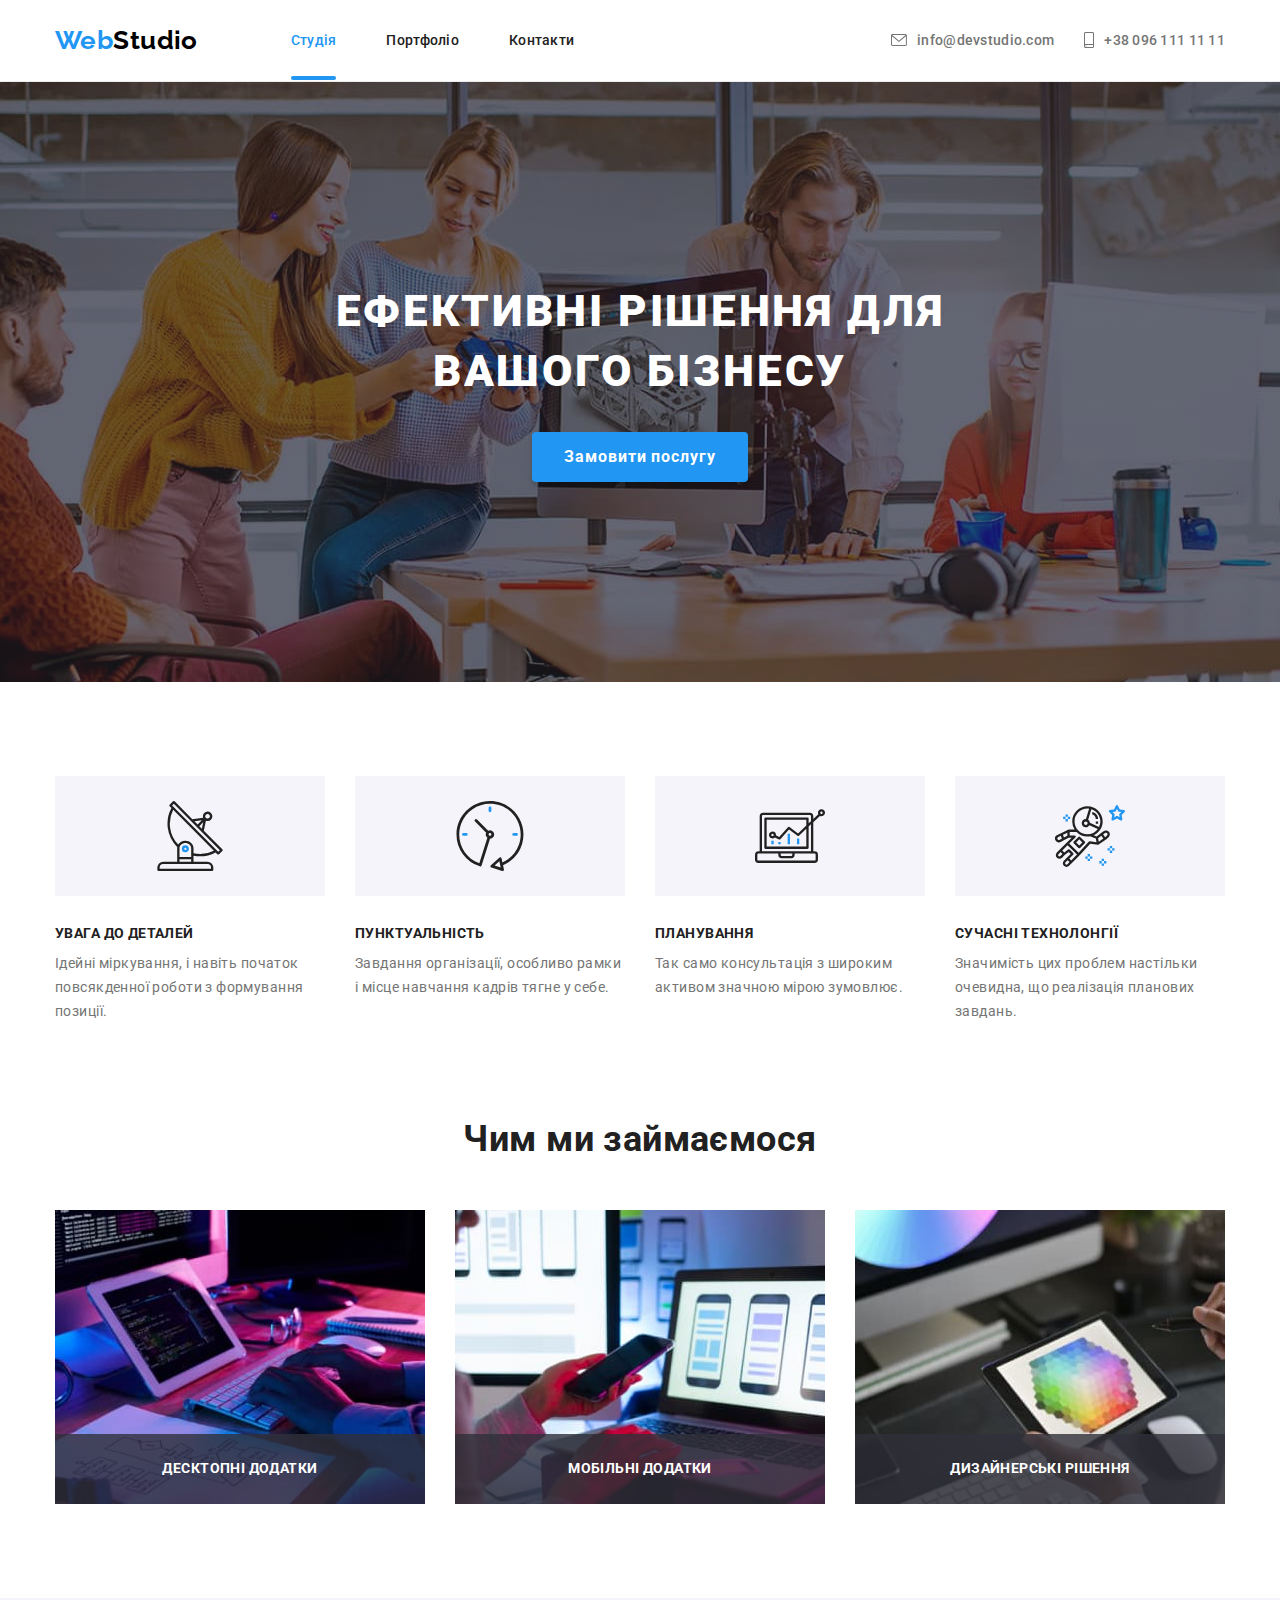
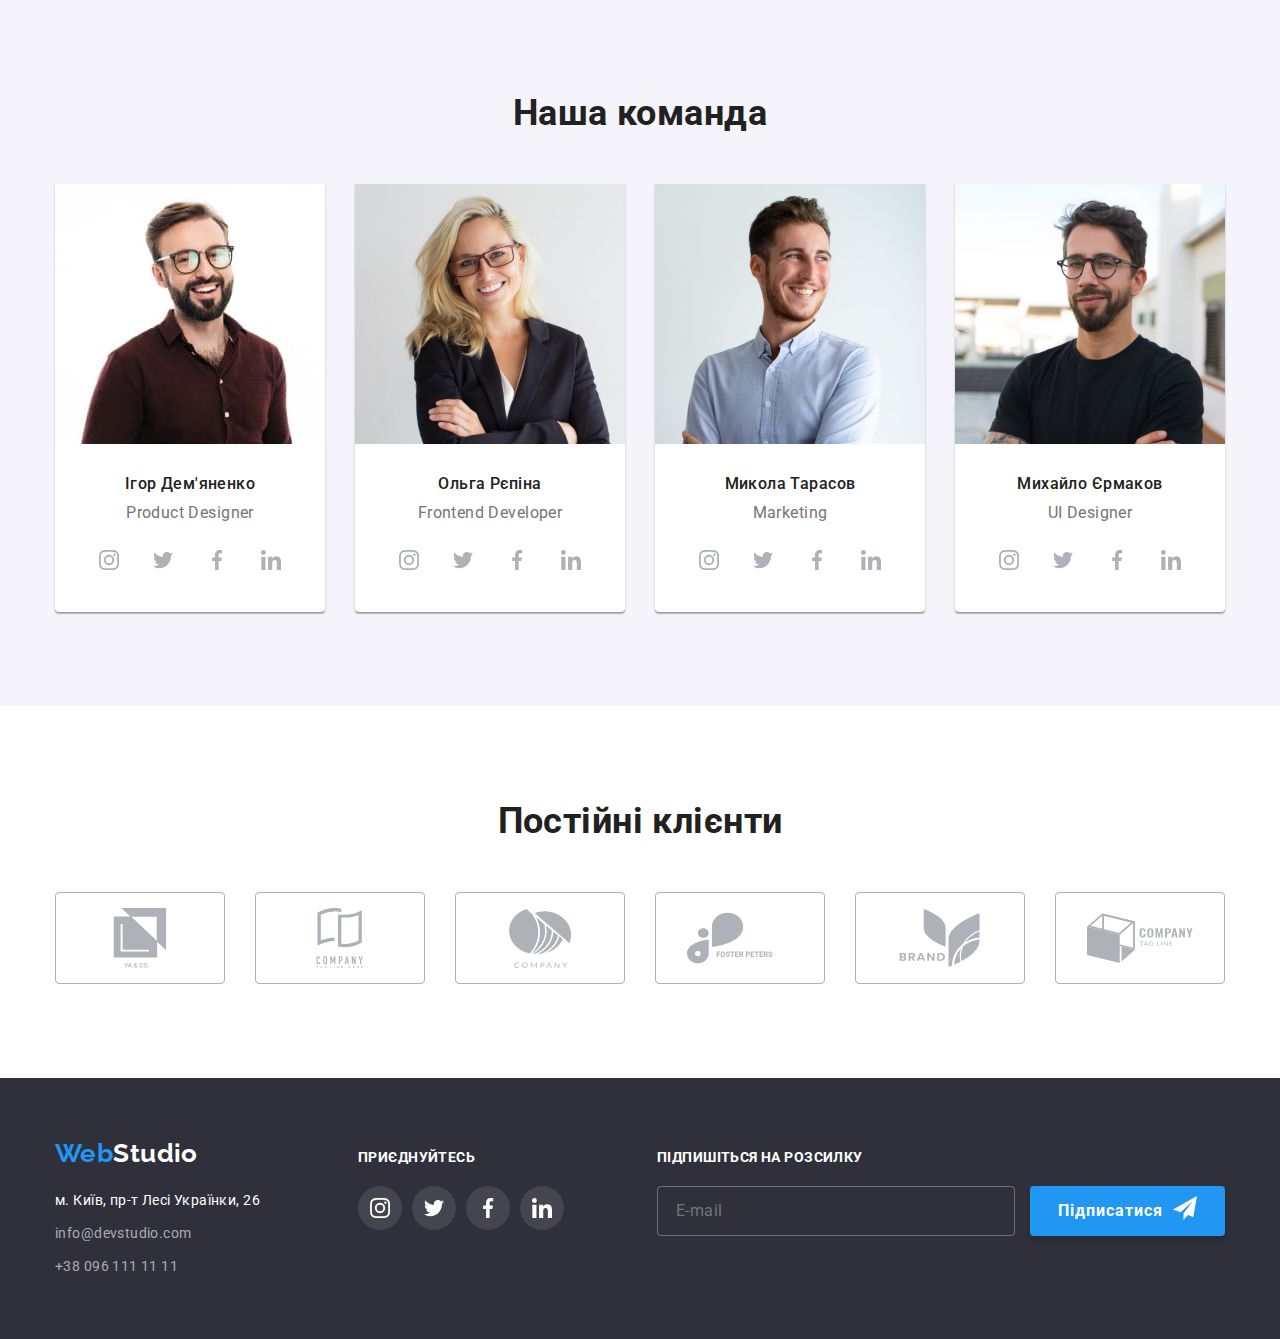
<file: index.html>
<!DOCTYPE html>
<html lang="uk">
  <head>
    <meta charset="UTF-8" />
    <meta http-equiv="X-UA-Compatible" content="IE=edge" />
    <meta name="viewport" content="width=device-width, initial-scale=1.0" />
    <title>Студія</title>
    <link rel="preconnect" href="https://fonts.googleapis.com" />
    <link rel="preconnect" href="https://fonts.gstatic.com" crossorigin />
    <link
      href="https://fonts.googleapis.com/css2?family=Raleway:wght@700&family=Roboto:wght@400;500;700;900&display=swap"
      rel="stylesheet"
    />
    <link
      rel="stylesheet"
      href="https://cdnjs.cloudflare.com/ajax/libs/modern-normalize/1.1.0/modern-normalize.min.css"
    />
    <link rel="stylesheet" href="./css/main.css" />
  </head>
  <body>
    <header class="header">
      <div class="container header__container">
        <nav class="nav">
          <a href="./index.html" class="logo link"
            ><span class="logo__part">Web</span>Studio</a
          >
          <ul class="nav__list list">
            <li class="nav__item list">
              <a href="index.html" class="nav__link nav__link--underlined link">Студія</a>
            </li>
            <li class="nav__item list">
              <a href="./portfolio.html" class="nav__link link ">Портфоліо</a>
            </li>
            <li class="nav__item list">
              <a href="#" class="nav__link link">Контакти</a>
            </li>
          </ul>
        </nav>
        <div class="contacts">
          <a href="mailto:info@devstudio.com" class="contact link"
            >
            <svg class="contact__icon" width="16" height="12">
                <use href="./img/symbol-defs.svg#envelope"></use>
              </svg>
              info@devstudio.com
           </a
          >
          <a href="tel:+380961111111" class="contact link"
            >
                  <svg class="contact__icon" width="10" height="16">
              <use href="./img/symbol-defs.svg#smartphone"></use>
            </svg>
            +38 096 111 11 11
          </a
        >
        </div>
      </div>
    </header>
    <main>
      <section class="hero">
        <h1 class="hero__title">Ефективні рішення для вашого бізнесу</h1>
        <button data-modal-open type="button" class="hero__btn">Замовити послугу</button>
     
      </section>
      <section class="section">
        <div class="container">
          <h2 class="visually-hidden">Наші переваги</h2>
          <ul class="benefits">
            <li class="list">
              <div class="benefits__thumb">
                <svg class="benefits__icon">
                  <use href="./img/symbol-defs.svg#antenna"></use>
                </svg>
              </div>
              <h3 class="benefits__title">Увага до деталей</h3>
              <p class="benefits__text">
                Ідейні міркування, і навіть початок повсякденної роботи з
                формування позиції.
              </p>
            </li>
            <li class="list">
              <div class="benefits__thumb">
                <svg class="benefits__icon">
                  <use href="./img/symbol-defs.svg#clock"></use>
                </svg>
              </div>
              <h3 class="benefits__title">Пунктуальність</h3>
              <p class="benefits__text">
                Завдання організації, особливо рамки і місце навчання кадрів
                тягне у себе.
              </p>
            </li>
            <li class="list">
              <div class="benefits__thumb">
                <svg class="benefits__icon">
                  <use href="./img/symbol-defs.svg#diagram"></use>
                </svg>
              </div>
              <h3 class="benefits__title">Планування</h3>
              <p class="benefits__text">
                Так само консультація з широким активом значною мірою зумовлює.
              </p>
            </li>
            <li class="list">
              <div class="benefits__thumb">
                <svg class="benefits__icon">
                  <use href="./img/symbol-defs.svg#astronaut"></use>
                </svg>
              </div>
              <h3 class="benefits__title">Сучасні технолонгії</h3>
              <p class="benefits__text">
                Значимість цих проблем настільки очевидна, що реалізація
                планових завдань.
              </p>
            </li>
          </ul>
        </div>
      </section>
      <section class="products section">
        <div class="container">
          <h2 class="section__title">Чим ми займаємося</h2>
          <ul class="products__list list">
            <li class="products__item list">
              <img src="img/box1.jpg" alt="Десктопна розробка" width="370" />
              <p class="products__text">
                Десктопні додатки
              </p>
            </li>
            <li class="products__item list">
              <img src="img/box2.jpg" alt="Мобільна розробка" width="370" />
              <p class="products__text">
                Мобільні додатки
              </p>
            </li>
            <li class="products__item list">
              <img src="img/box3.jpg" alt="Дизайн" width="370" />
              <p class="products__text">
                Дизайнерські рішення
              </p>
            </li>
          </ul>
        </div>
      </section>

      <section class="team section">
        <div class="container">
          <h2 class="section__title">Наша команда</h2>
          <ul class="team__list list">
            <li class="card list">
              <img src="img/img1.jpg" alt="Фото співробітника" width="270" />
              <div class="card__info">
                <h3 class="card__title">Ігор Дем'яненко</h3>
                <p class="card__text">Product Designer</p>
                <ul class="social">
                  <li class="list">
                    <a class="social__item" href="">
                      <svg class="social__icon">
                        <use href="./img/symbol-defs.svg#instagram"></use>
                      </svg>
                    </a>
                  </li>
                  <li class="list">
                    <a class="social__item" href="">
                      <svg class="social__icon">
                        <use href="./img/symbol-defs.svg#twitter"></use>
                      </svg>
                    </a>
                  </li>
                  <li class="list">
                    <a class="social__item" href="">
                      <svg class="social__icon">
                        <use href="./img/symbol-defs.svg#facebook"></use>
                      </svg>
                    </a>
                  </li>
                  <li class="list">
                    <a class="social__item" href="">
                      <svg class="social__icon">
                        <use href="./img/symbol-defs.svg#linkedin"></use>
                      </svg>
                    </a>
                  </li>
                </ul>
              </div>
             
            </li>
            <li class="card list">
              <img src="img/img2.jpg" alt="Фото співробітниці" width="270" />
              <div class="card__info">
                <h3 class="card__title">Ольга Рєпіна</h3>
                <p class="card__text">Frontend Developer</p>
                <ul class="social">
                  <li class="list">
                    <a class="social__item" href="">
                      <svg class="social__icon">
                        <use href="./img/symbol-defs.svg#instagram"></use>
                      </svg>
                    </a>
                  </li>
                  <li class="list">
                    <a class="social__item" href="">
                      <svg class="social__icon">
                        <use href="./img/symbol-defs.svg#twitter"></use>
                      </svg>
                    </a>
                  </li>
                  <li class="list">
                    <a class="social__item" href="">
                      <svg class="social__icon">
                        <use href="./img/symbol-defs.svg#facebook"></use>
                      </svg>
                    </a>
                  </li>
                  <li class="list">
                    <a class="social__item" href="">
                      <svg class="social__icon">
                        <use href="./img/symbol-defs.svg#linkedin"></use>
                      </svg>
                    </a>
                  </li>
                </ul>
              </div>
            
            </li>
            <li class="card list">
              <img src="img/img3.jpg" alt="Фото співробітника" width="270" />
              <div class="card__info">
                <h3 class="card__title">Микола Тарасов</h3>
                <p class="card__text">Marketing</p>
                <ul class="social">
                  <li class="list">
                    <a class="social__item" href="">
                      <svg class="social__icon">
                        <use href="./img/symbol-defs.svg#instagram"></use>
                      </svg>
                    </a>
                  </li>
                  <li class="list">
                    <a class="social__item" href="">
                      <svg class="social__icon">
                        <use href="./img/symbol-defs.svg#twitter"></use>
                      </svg>
                    </a>
                  </li>
                  <li class="list">
                    <a class="social__item" href="">
                      <svg class="social__icon">
                        <use href="./img/symbol-defs.svg#facebook"></use>
                      </svg>
                    </a>
                  </li>
                  <li class="list">
                    <a class="social__item" href="">
                      <svg class="social__icon">
                        <use href="./img/symbol-defs.svg#linkedin"></use>
                      </svg>
                    </a>
                  </li>
                </ul>
              </div>
             
            </li>
            <li class="card list">
              <img src="img/img4.jpg" alt="Фото співробітника" width="270" />
              <div class="card__info">
                <h3 class="card__title">Михайло Єрмаков</h3>
                <p class="card__text">UI Designer</p>
                <ul class="social">
                  <li class="list">
                    <a class="social__item" href="">
                      <svg class="social__icon">
                        <use href="./img/symbol-defs.svg#instagram"></use>
                      </svg>
                    </a>
                  </li>
                  <li class="list">
                    <a class="social__item" href="">
                      <svg class="social__icon">
                        <use href="./img/symbol-defs.svg#twitter"></use>
                      </svg>
                    </a>
                  </li>
                  <li class="list">
                    <a class="social__item" href="">
                      <svg class="social__icon">
                        <use href="./img/symbol-defs.svg#facebook"></use>
                      </svg>
                    </a>
                  </li>
                  <li class="list">
                    <a class="social__item" href="">
                      <svg class="social__icon">
                        <use href="./img/symbol-defs.svg#linkedin"></use>
                      </svg>
                    </a>
                  </li>
                </ul>
              </div>
            
            </li>
          </ul>
        </div>
      </section>
      <section class="section">
        <div class="container">
          <h2 class="section__title">Постійні клієнти</h2>
          <ul class="client list">
            <li>
              <a class="client__link link" href="">
                <svg class="client__logo">
                  <use href="./img/symbol-defs.svg#logo1"></use>
                </svg>
              </a>
            </li>
            <li>
              <a class="client__link link" href="">
                <svg class="client__logo">
                  <use href="./img/symbol-defs.svg#logo2"></use>
                  </svg></a>
            </li>
            <li>
              <a class="client__link link" href="">
                <svg class="client__logo">
                  <use href="./img/symbol-defs.svg#logo3"></use>
                </svg></a>
            </li>
            <li>
              <a class="client__link link" href="">
                <svg class="client__logo">
                  <use href="./img/symbol-defs.svg#logo4"></use>
                </svg></a>
            </li>
            <li>
              <a class="client__link link" href="">
                <svg class="client__logo">
                  <use href="./img/symbol-defs.svg#logo5"></use>
                </svg></a>
            </li>
            <li>
              <a class="client__link link" href="">
                <svg class="client__logo">
                  <use href="./img/symbol-defs.svg#logo6"></use>
                </svg></a>
            </li>
          </ul>
        </div>
      </section>
    </main>

    <footer class="footer">
      <div class="container container__footer">
        <div>
          <a href="./index.html" class="logo logo__footer link"
            ><span class="logo__part">Web</span>Studio</a
          >
          <address class="adress">
            <ul class="adress__list list">
              <li class="adress__item">
                <a
                  class="mail link"
                  href="https://goo.gl/maps/CPtrU1FHBa2aNyZL9"
                  target="_blank"
                  rel="noopener noreferrer nofollow"
                  >м. Київ, пр-т Лесі Українки, 26</a
                >
              </li>
              <li class="adress__item">
                <a class="adress__link link" href="mailto:info@devstudio.com"
                  >info@devstudio.com</a
                >
              </li>
              <li class="adress__item">
                <a class="adress__link link" href="tel:+380961111111"
                  >+38 096 111 11 11</a
                >
              </li>
            </ul>
          </address>
        </div>
        <div class="join">
          <p class="join__slogan" >Приєднуйтесь</p>
          <ul class="social">
            <li class="list">
              <a class="social__item social__item--dark" href="">
                <svg class="social__icon social__icon--white">
                  <use href="./img/symbol-defs.svg#instagram"></use>
                </svg>
              </a>
            </li>
            <li class="list">
              <a class="social__item social__item--dark" href="">
                <svg class="social__icon ">
                  <use href="./img/symbol-defs.svg#twitter"></use>
                </svg>
              </a>
            </li>
            <li class="list">
              <a class="social__item social__item--dark" href="">
                <svg class="social__icon social__icon--white">
                  <use href="./img/symbol-defs.svg#facebook"></use>
                </svg>
              </a>
            </li>
            <li class="list">
              <a class="social__item social__item--dark" href="">
                <svg class="social__icon social__icon--white">
                  <use href="./img/symbol-defs.svg#linkedin"></use>
                </svg>
              </a>
            </li>
          </ul>
        </div>
        <div class="subscribe">
<p class="subscribe__slogan">Підпишіться на розсилку</p>
<form >
<label class="subscribe__label">
    <input class="subscribe__input" type="email" name="user-email" placeholder="E-mail">
</label>

<button class="subscribe__button" type="submit">

  Підписатися
  <svg class="subscribe__icon">
    <use href="./img/symbol-defs.svg#send"></use>
  </svg>
</button>
</form>
        </div>
      </div>
    </footer>
    <!-- Modal window -->
       <div data-modal class="backdrop backdrop--is-hidden" >
          <div class="modal">
<button class="close-button close-button__modal" data-modal-close type="button">
  <svg class="close-button__icon" width="18" height="18">
    <use href="./img/symbol-defs.svg#close"></use>
  </svg>
</button>

<p class="modal__text">
  Залиште свої дані, ми вам передзвонимо
</p>
<form class="form" >
  <label class="form__label" for="user-name">Ім'я</label>
 <div class="form__item">
  <svg class="form__icon" >
    <use href="./img/symbol-defs.svg#person"></use>
  </svg>
  <input class="form__input" type="text" name="user-name" id="user-name">
 </div>
 
 <label class="form__label" for="user-tel">Телефон</label>
 <div class="form__item">
  <svg class="form__icon" >
    <use href="./img/symbol-defs.svg#phone"></use>
  </svg>
  <input class="form__input" type="tel" name="user-tel" id="user-tel">
 </div>

 <label class="form__label" for="user-email">Пошта</label>
 <div class="form__item">
  <svg class="form__icon" >
    <use href="./img/symbol-defs.svg#email"></use>
  </svg>
  <input class="form__input" type="email" id="user-email" name="user-email">
 </div>

 <label class="form__label" for="user-coment">Коментар</label>
          <textarea class="form__textarea"  id="user-coment" name="user-coment"  placeholder="Введіть текст"></textarea>
    
   <label class="check">
    <input class="check__input visually-hidden" type="checkbox" name="agreement" >
     <div class="check__box">
      <svg class="check__icon" width="16" height="15">
        <use href="./img/symbol-defs.svg#check-off"></use>
      </svg>
     </div>
          Погоджуюся з розсилкою та приймаю 
      </label>
      <a class="order-condition" href="">Умови договору</a>
   
      <button class="submit-button">Відправити</button>
  
</form>
          </div>
        </div>
    <script src="./js/modal.js"></script>
  </body>
</html>
</file>
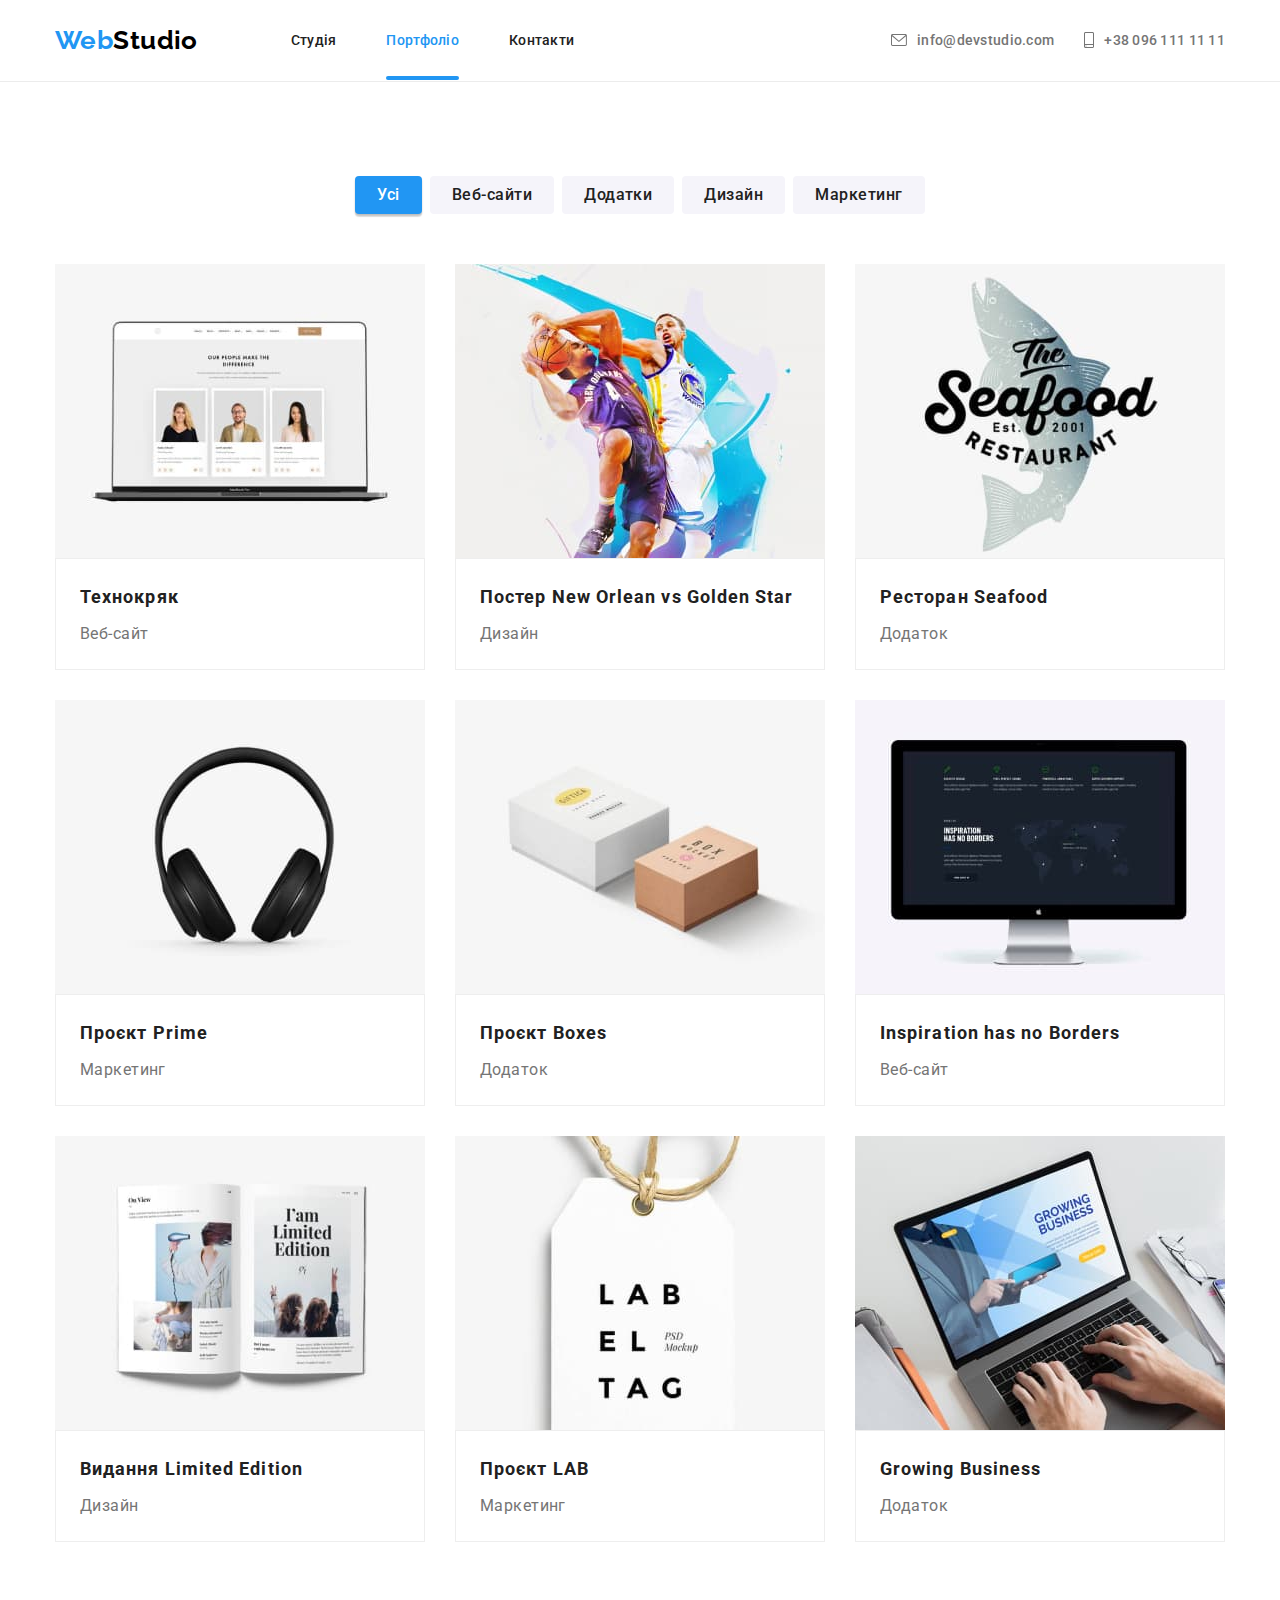
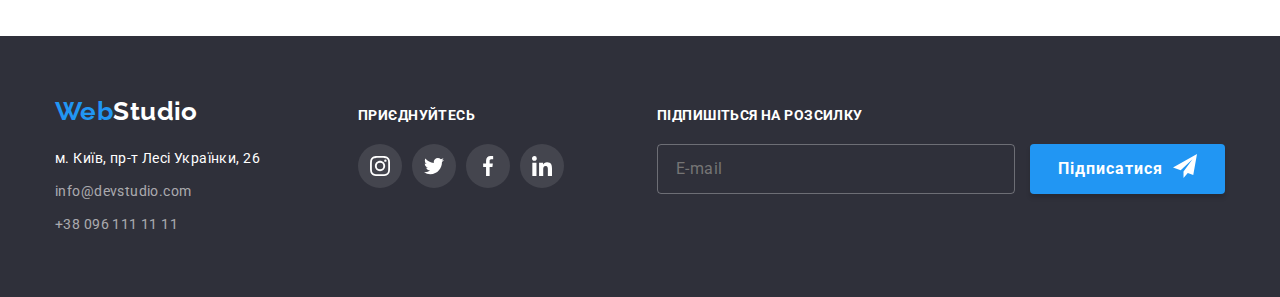
<file: portfolio.html>
<!DOCTYPE html>
<html lang="uk">
  <head>
    <meta charset="UTF-8" />
    <meta http-equiv="X-UA-Compatible" content="IE=edge" />
    <meta name="viewport" content="width=device-width, initial-scale=1.0" />
    <title>Портфоліо</title>
    <link rel="preconnect" href="https://fonts.googleapis.com" />
    <link rel="preconnect" href="https://fonts.gstatic.com" crossorigin />
    <link
      href="https://fonts.googleapis.com/css2?family=Raleway:wght@700&family=Roboto:wght@400;500;700;900&display=swap"
      rel="stylesheet"
    />
    <link
      rel="stylesheet"
      href="https://cdnjs.cloudflare.com/ajax/libs/modern-normalize/1.1.0/modern-normalize.min.css"
    />
    <link rel="stylesheet" href="./css/main.min.css" />
  </head>
  <body>
    <header class="header">
      <div class="container header__container">
        <nav class="nav">
          <a href="./index.html" class="logo link"
            ><span class="logo__part">Web</span>Studio</a
          >
          <ul class="nav__list list">
            <li class="nav__item list">
              <a href="index.html" class="nav__link link">Студія</a>
            </li>
            <li class="nav__item list">
              <a href="./portfolio.html" class="nav__link nav__link--underlined link">Портфоліо</a>
            </li>
            <li class="nav__item list">
              <a href="#" class="nav__link link">Контакти</a>
            </li>
          </ul>
        </nav>
        <div class="contacts">
          <a href="mailto:info@devstudio.com" class="contact link"
            >
            <svg class="contact__icon" width="16" height="12">
                <use href="./img/symbol-defs.svg#envelope"></use>
              </svg>
              info@devstudio.com
           </a
          >
          <a href="tel:+380961111111" class="contact link"
            >
                  <svg class="contact__icon" width="10" height="16">
              <use href="./img/symbol-defs.svg#smartphone"></use>
            </svg>
            +38 096 111 11 11
          </a
        >
        </div>
      </div>
    </header>
    <main>
      <section class="section">
      <div class="container">
        <h1 class="visually-hidden">Портфоліо</h1>
        <ul class="filter">
          <li class="filter__item list">
            <button class="filter__button filter__button--active" type="button">Усі</button>
          </li>
          <li class="filter__item list">
            <button class="filter__button" type="button">Веб-сайти</button>
          </li>
          <li class="filter__item list">
            <button class="filter__button" type="button">Додатки</button>
          </li>
          <li class="filter__item list">
            <button class="filter__button" type="button">Дизайн</button>
          </li>
          <li class="filter__item list">
            <button class="filter__button" type="button">Маркетинг</button>
          </li>
        </ul>
  
        <ul class="projects-grid list">
          <li >
            <a class="project link" href="" 
              >
             <div class="project__img">
              <img 
              src="./img/portfolio-1.jpg"
              alt="Співробітники фірми"
              width="370"
            />
            <P class="project__overlay">
              Ресурс пропонує комплексні пропозиції з різним рівнем функціоналу та сервісів. Все це дозволить відвідувачу отримати вичерпні відомості про компанію чи приватну особу.
            </P>
             </div>
              <div class="project__info">
                <h2 class="project__title">Технокряк</h2>
              <p class="project__text">Веб-сайт</p>
              </div>
              </a
              >
          </li>
          <li >
            <a class="project link" href="" 
              >
              <div class="project__img"><img 
                src="./img/portfolio-2.jpg"
                alt="Баскедболісти"
                width="370"
              />
              <P class="project__overlay">
                Ресурс пропонує комплексні пропозиції з різним рівнем функціоналу та сервісів. Все це дозволить відвідувачу отримати вичерпні відомості про компанію чи приватну особу.
              </P></div>
             <div class="project__info">
              <h2 class="project__title">Постер New Orlean vs Golden Star</h2>
              <p class="project__text">Дизайн</p>
             </div></a
             >
          </li>
          <li >
            <a class="project link" href="" 
              >
              <div class="project__img"><img 
                src="./img/portfolio-3.jpg"
                alt="Логотип ресторану"
                width="370"
              />
              <P class="project__overlay">
                Ресурс пропонує комплексні пропозиції з різним рівнем функціоналу та сервісів. Все це дозволить відвідувачу отримати вичерпні відомості про компанію чи приватну особу.
              </P></div>
             <div class="project__info">
              <h2 class="project__title">Ресторан Seafood</h2>
              <p class="project__text">Додаток</p>
             </div></a
             >
          </li>
          <li >
            <a class="project link" href="" 
              >
              <div class="project__img"><img  src="./img/portfolio-4.jpg" alt="Навушники" width="370" />
              <P class="project__overlay">
                Ресурс пропонує комплексні пропозиції з різним рівнем функціоналу та сервісів. Все це дозволить відвідувачу отримати вичерпні відомості про компанію чи приватну особу.
              </P></div>
             <div class="project__info">
              <h2 class="project__title">Проєкт Prime</h2>
              <p class="project__text">Маркетинг</p>
             </div></a
             >
          </li>
          <li >
            <a href="" class="project link">
              <div class="project__img">
              <img  src="./img/portfolio-5.jpg" alt="Коробочки" width="370" />
              <P class="project__overlay">
                Ресурс пропонує комплексні пропозиції з різним рівнем функціоналу та сервісів. Все це дозволить відвідувачу отримати вичерпні відомості про компанію чи приватну особу.
              </P></div>
              <div class="project__info">
              <h2 class="project__title">Проєкт Boxes</h2>
              <p class="project__text">
                Додаток
              </p></div>
              </a>
          </li>
          <li >
            <a href="" class="project link">
              <div class="project__img">
              <img 
                src="./img/portfolio-6.jpg"
                alt="Екран компьютера"
                width="370"
              />
              <P class="project__overlay">
                Ресурс пропонує комплексні пропозиції з різним рівнем функціоналу та сервісів. Все це дозволить відвідувачу отримати вичерпні відомості про компанію чи приватну особу.
              </P></div>
              <div class="project__info">
                <h2 class="project__title">Inspiration has no Borders</h2>
              <p class="project__text">Веб-сайт</p>
              </div></a
            >
          </li>
          <li >
            <a href="" class="project link"
              >
              <div class="project__img"><img 
                src="./img/portfolio-7.jpg"
                alt="Сторінка журналу"
                width="370px"
              />
              <P class="project__overlay">
                Ресурс пропонує комплексні пропозиції з різним рівнем функціоналу та сервісів. Все це дозволить відвідувачу отримати вичерпні відомості про компанію чи приватну особу.
              </P></div>
             <div class="project__info">
              <h2 class="project__title">Видання Limited Edition</h2>
              <p class="project__text">Дизайн</p>
             </div></a
            >
          </li>
          <li >
            <a href="" class="project link"
              >
              <div class="project__img">
                <img  src="./img/portfolio-8.jpg" alt="Лейбл" width="370" />
              <P class="project__overlay">
                Ресурс пропонує комплексні пропозиції з різним рівнем функціоналу та сервісів. Все це дозволить відвідувачу отримати вичерпні відомості про компанію чи приватну особу.
              </P></div>
              <div class="project__info">
                <h2 class="project__title">Проєкт LAB</h2>
              <p class="project__text">Маркетинг</p>
              </div></a
            >
          </li>
          <li >
            <a href="" class="project link">
              <div class="project__img">
              <img  src="./img/portfolio-9.jpg" alt="Ноутбук" width="370" />
              <P class="project__overlay">
                Ресурс пропонує комплексні пропозиції з різним рівнем функціоналу та сервісів. Все це дозволить відвідувачу отримати вичерпні відомості про компанію чи приватну особу.
              </P></div>
             <div class="project__info">
              <h2 class="project__title">Growing Business</h2>
              <p class="project__text">Додаток</p>
             </div></a
            >
          </li>
        </ul>
      </div>
      </section>
    </main>
    <footer class="footer">
      <div class="container container__footer">
        <div>
          <a href="./index.html" class="logo logo__footer link"
            ><span class="logo__part">Web</span>Studio</a
          >
          <address class="adress">
            <ul class="adress__list list">
              <li class="adress__item">
                <a
                  class="mail link"
                  href="https://goo.gl/maps/CPtrU1FHBa2aNyZL9"
                  target="_blank"
                  rel="noopener noreferrer nofollow"
                  >м. Київ, пр-т Лесі Українки, 26</a
                >
              </li>
              <li class="adress__item">
                <a class="adress__link link" href="mailto:info@devstudio.com"
                  >info@devstudio.com</a
                >
              </li>
              <li class="adress__item">
                <a class="adress__link link" href="tel:+380961111111"
                  >+38 096 111 11 11</a
                >
              </li>
            </ul>
          </address>
        </div>
        <div class="join">
          <p class="join__slogan" >Приєднуйтесь</p>
          <ul class="social">
            <li class="list">
              <a class="social__item social__item--dark" href="">
                <svg class="social__icon social__icon--white">
                  <use href="./img/symbol-defs.svg#instagram"></use>
                </svg>
              </a>
            </li>
            <li class="list">
              <a class="social__item social__item--dark" href="">
                <svg class="social__icon social__icon--white">
                  <use href="./img/symbol-defs.svg#twitter"></use>
                </svg>
              </a>
            </li>
            <li class="list">
              <a class="social__item social__item--dark" href="">
                <svg class="social__icon social__icon--white">
                  <use href="./img/symbol-defs.svg#facebook"></use>
                </svg>
              </a>
            </li>
            <li class="list">
              <a class="social__item social__item--dark" href="">
                <svg class="social__icon social__icon--white">
                  <use href="./img/symbol-defs.svg#linkedin"></use>
                </svg>
              </a>
            </li>
          </ul>
        </div>
        <div class="subscribe">
<p class="subscribe__slogan">Підпишіться на розсилку</p>
<form >
<label class="subscribe__label">
    <input class="subscribe__input" type="email" name="user-email" placeholder="E-mail">
</label>

<button class="subscribe__button" type="submit">

  Підписатися
  <svg class="subscribe__icon">
    <use href="./img/symbol-defs.svg#send"></use>
  </svg>
</button>
</form>
        </div>
      </div>
    </footer>
  </body>
</html>
</file>
<file: css/main.css>
:root {
  --title-text-color: #212121;
  --text-color: #757575;
  --focus-color: #2196f3;
  --accent-background-color: #2f303a;
  --accent-button-color: #188ce8;
  --icon-color: #afb1b8;
  --transition: 250ms cubic-bezier(0.4, 0, 0.2, 1);
}

.visually-hidden {
  position: absolute;
  width: 1px;
  height: 1px;
  margin: -1px;
  border: 0;
  padding: 0;
  white-space: nowrap;
  -webkit-clip-path: inset(100%);
          clip-path: inset(100%);
  clip: rect(0 0 0 0);
  overflow: hidden;
}

.list {
  list-style: none;
}

.link {
  text-decoration: none;
}

p,
h1,
h2,
h3 {
  margin: 0;
}

ul,
ol {
  margin: 0;
  padding-left: 0;
}

h1,
h2,
h3,
p {
  margin-top: 0;
  margin-bottom: 0;
}

body {
  font-family: "Roboto", sans-serif;
  font-size: 14px;
  color: var(--title-text-color);
  letter-spacing: 0.03em;
  background-color: #ffffff;
}

button {
  cursor: pointer;
  border-radius: 4px;
  border-style: none;
}

address {
  font-style: normal;
}

img {
  display: block;
  max-width: 100%;
  height: auto;
}

.list {
  list-style: none;
}

.link {
  text-decoration: none;
}

.section__title {
  margin-bottom: 50px;
  font-weight: 700;
  font-size: 36px;
  line-height: 1.17;
  text-align: center;
}

.join__slogan,
.subscribe__slogan, .products__text, .benefits__title {
  color: #ffffff;
  font-size: 14px;
  font-weight: 700;
  line-height: 1.14;
  text-transform: uppercase;
}

.projects-grid, .client, .team__list, .benefits, .contacts {
  display: flex;
  gap: 30px;
}

.subscribe__button, .hero__btn, .submit-button {
  transition: background-color var(--transition);
  font-family: inherit;
  font-style: normal;
  font-weight: 700;
  font-size: 16px;
  line-height: 1.88;
  text-align: center;
  letter-spacing: 0.06em;
  color: #ffffff;
  background-color: var(--focus-color);
  box-shadow: 0px 4px 4px rgba(0, 0, 0, 0.15);
  outline: none;
}
.subscribe__button:hover, .hero__btn:hover, .submit-button:hover, .subscribe__button:focus, .hero__btn:focus, .submit-button:focus {
  background-color: var(--accent-button-color);
}

.section {
  padding-top: 94px;
  padding-bottom: 94px;
}

.container {
  width: 1200px;
  margin: 0 auto;
  padding: 0 15px;
}

.logo {
  font-family: "Raleway", sans-serif;
  font-weight: 700;
  font-size: 26px;
  line-height: 1.19;
  color: #000000;
}

.logo__part {
  color: var(--focus-color);
}

.backdrop {
  position: fixed;
  top: 0;
  left: 0;
  z-index: 2;
  width: 100%;
  height: 100%;
  background-color: rgba(0, 0, 0, 0.2);
  opacity: 1;
  transition: opacity var(--transition), transform var(--transition);
}

.backdrop--is-hidden {
  pointer-events: none;
  transform: scale(0.2);
  opacity: 0;
  visibility: hidden;
  transition: opacity var(--transition), visibility var(--transition), scale var(--transition), transform var(--transition);
}

.modal {
  position: absolute;
  top: 50%;
  left: 50%;
  transform: translate(-50%, -50%);
  width: 528px;
  height: 581px;
  background: #FFFFFF;
  box-shadow: 0px 1px 3px rgba(0, 0, 0, 0.12), 0px 1px 1px rgba(0, 0, 0, 0.14), 0px 2px 1px rgba(0, 0, 0, 0.2);
  border-radius: 4px;
  padding: 40px;
}

.close-button__modal {
  top: 6px;
  right: 6px;
}

.modal__text {
  margin-bottom: 12px;
  font-weight: 700;
  font-size: 20px;
  line-height: 1.15;
  text-align: center;
  color: var(--title-text-color);
}

.form__item {
  position: relative;
  margin-bottom: 10px;
  margin-top: 4px;
}

.form__label {
  display: inline-block;
  font-size: 12px;
  line-height: 1.17;
  letter-spacing: 0.01em;
  color: var(--text-color);
}

.form__input {
  width: 100%;
  height: 40px;
  border: 1px solid rgba(33, 33, 33, 0.2);
  border-radius: 4px;
  padding-left: 42px;
  outline: none;
  transition: border-color var(--transition);
}
.form__input:focus {
  border-color: var(--focus-color);
}

.form__icon {
  position: absolute;
  top: 50%;
  left: 12px;
  width: 18px;
  height: 18px;
  transform: translateY(-50%);
  transition: fill var(--transition);
}
.form__item:focus-within .form__icon {
  fill: var(--focus-color);
}

.form__textarea {
  height: 120px;
  width: 100%;
  padding: 12px 16px;
  margin-top: 4px;
  margin-bottom: 20px;
  border: 1px solid rgba(33, 33, 33, 0.2);
  border-radius: 4px;
  resize: none;
  outline: none;
  transition: border-color var(--transition);
}
.form__textarea::-moz-placeholder {
  border-radius: 4px;
  font-size: 12px;
  line-height: 1.17;
  letter-spacing: 0.01em;
  color: rgba(117, 117, 117, 0.5);
}
.form__textarea:-ms-input-placeholder {
  border-radius: 4px;
  font-size: 12px;
  line-height: 1.17;
  letter-spacing: 0.01em;
  color: rgba(117, 117, 117, 0.5);
}
.form__textarea::placeholder {
  border-radius: 4px;
  font-size: 12px;
  line-height: 1.17;
  letter-spacing: 0.01em;
  color: rgba(117, 117, 117, 0.5);
}
.form__textarea:focus {
  border-color: var(--focus-color);
}

.check {
  position: relative;
  display: inline-block;
  margin-left: 31px;
  padding-left: 20px;
  line-height: 1.71;
  color: var(--text-color);
}

.check__icon {
  position: absolute;
  left: -3px;
  top: 3px;
  transition: fill var(--transition);
  background-color: #fff;
}
.check:focus-within .check__icon {
  fill: var(--focus-color);
}

.check__input:checked + .check__box::after {
  position: absolute;
  top: 3px;
  left: -2px;
  display: inline-block;
  content: "";
  width: 16px;
  height: 15px;
  background-image: url(../img/check-on.svg);
  background-position: center;
  background-size: cover;
  background-repeat: no-repeat;
  transition: background-image var(--transition);
}

.order-condition {
  color: var(--focus-color);
}

.submit-button {
  display: block;
  margin: 30px auto 0;
  padding: 10px 52px;
}

.close-button {
  position: absolute;
  display: flex;
  align-items: center;
  justify-content: center;
  width: 30px;
  height: 30px;
  background-color: inherit;
  border-radius: 50%;
  border: 1px solid rgba(0, 0, 0, 0.1);
}

.close-button__icon {
  transition: fill var(--transition);
}
.close-button:hover .close-button__icon {
  fill: var(--focus-color);
}

.header {
  border-bottom: 1px solid #ececec;
}

.header__container {
  display: flex;
}

.nav {
  display: flex;
  align-items: center;
}

.nav__list {
  display: flex;
  gap: 50px;
  margin-left: 93px;
}

.nav__item {
  padding: 32px 0;
}

.nav__link,
.contact {
  transition: color var(--transition);
  padding: 32px 0;
  font-weight: 500;
  font-size: 14px;
  line-height: 1.14;
  letter-spacing: 0.02em;
  color: var(--title-text-color);
}
.nav__link:hover, .nav__link:focus,
.contact:hover,
.contact:focus {
  color: var(--focus-color);
}

.contacts {
  margin-left: auto;
}

.contact {
  display: flex;
  gap: 10px;
  align-items: center;
  color: var(--text-color);
}

.contact__icon {
  fill: currentColor;
}
.contact:hover .contact__icon, .contact:focus .contact__icon {
  fill: var(--focus-color);
}

.nav__link--underlined {
  position: relative;
  color: var(--focus-color);
}
.nav__link--underlined::after {
  position: absolute;
  bottom: 0;
  display: block;
  content: "";
  width: 100%;
  height: 4px;
  background-color: var(--focus-color);
  border-radius: 2px;
}

.hero {
  padding-top: 200px;
  padding-bottom: 200px;
  max-width: 1600px;
  height: 600px;
  margin: 0 auto;
  background-image: linear-gradient(to right, rgba(47, 48, 58, 0.4) 0%, rgba(47, 48, 58, 0.4) 100%), url(../img/img-hero.jpg);
  background-color: rgb(47, 48, 58);
  background-position: center;
  background-size: cover;
  background-repeat: no-repeat;
  text-align: center;
}

.hero__title {
  margin: 0 auto 30px;
  width: 696px;
  font-weight: 900;
  font-size: 44px;
  line-height: 1.36;
  letter-spacing: 0.06em;
  text-transform: uppercase;
  color: #ffffff;
}

.hero__btn {
  padding: 10px 32px;
}

.benefits__thumb {
  margin-bottom: 30px;
  height: 120px;
  padding: 25px 100px;
  background-color: #f5f4fa;
}

.benefits__icon {
  width: 70px;
  height: 70px;
}

.benefits__title {
  color: inherit;
  margin-bottom: 10px;
}

.benefits__text {
  line-height: 1.71;
  color: var(--text-color);
}

.products {
  padding-top: 0;
}

.products__list {
  display: flex;
  gap: 30px;
}

.products__item {
  position: relative;
}

.products__text {
  position: absolute;
  bottom: 0;
  width: 100%;
  background: rgba(47, 48, 58, 0.8);
  padding: 27px 0;
  text-align: center;
}

.team {
  background-color: #f5f4fa;
}

.card {
  background-color: #fff;
  box-shadow: 0px 1px 3px rgba(0, 0, 0, 0.12), 0px 1px 1px rgba(0, 0, 0, 0.14), 0px 2px 1px rgba(0, 0, 0, 0.2);
  border-radius: 0px 0px 4px 4px;
}

.card__info {
  padding-top: 30px;
  padding-bottom: 30px;
  line-height: 1.19;
  text-align: center;
}

.card__title {
  margin-bottom: 10px;
  font-weight: 500;
  font-size: 16px;
}

.card__text {
  margin-bottom: 16px;
  font-size: 16px;
  color: var(--text-color);
}

.social {
  display: flex;
  justify-content: center;
  gap: 10px;
}

.social__item {
  transition: background-color var(--transition);
  display: flex;
  justify-content: center;
  align-items: center;
  width: 44px;
  height: 44px;
  border-radius: 50%;
  color: var(--icon-color);
}
.social__item:hover, .social__item:focus {
  background-color: var(--focus-color);
  color: #fff;
}

.social__icon {
  display: block;
  width: 20px;
  height: 20px;
  fill: currentColor;
}

.client {
  justify-content: center;
}

.client__link {
  transition: color var(--transition), border-color var(--transition);
  display: flex;
  justify-content: center;
  align-items: center;
  width: 170px;
  height: 92px;
  border: 1px solid var(--icon-color);
  border-radius: 4px;
  color: var(--icon-color);
}
.client__link:hover, .client__link:focus {
  color: var(--focus-color);
  border-color: var(--focus-color);
}

.client__logo {
  display: block;
  width: 106px;
  height: 60px;
  fill: currentColor;
}

.footer {
  background-color: var(--accent-background-color);
  padding-top: 60px;
  padding-bottom: 60px;
}

.container__footer {
  display: flex;
  align-items: baseline;
}

.logo__footer {
  color: #fff;
}

.adress {
  margin-top: 20px;
  font-style: normal;
  line-height: 1.71;
}

.adress__item:not(:last-child) {
  margin-bottom: 9px;
}

.mail {
  transition: color var(--transition);
  color: #ffffff;
}
.mail:hover, .mail:focus {
  color: var(--focus-color);
}

.adress__link {
  transition: color var(--transition);
  color: rgba(255, 255, 255, 0.6);
}
.adress__link:hover, .adress__link:focus {
  color: var(--focus-color);
}

.join {
  margin-left: auto;
}

.join__slogan,
.subscribe__slogan {
  margin-bottom: 20px;
  color: #ffffff;
}

.social__item--dark {
  transition: background-color var(--transition);
  background-color: rgba(255, 255, 255, 0.1);
  color: #ffffff;
}

.subscribe {
  margin-left: 93px;
}

.subscribe__label {
  position: relative;
  display: inline-flex;
  align-items: center;
  padding: 0 16px;
  width: 358px;
  height: 50px;
  border: 1px solid rgba(255, 255, 255, 0.3);
  border-radius: 4px;
  color: rgba(255, 255, 255, 0.6);
}

.subscribe__input {
  background-color: transparent;
  border: none;
  width: 100%;
  font-size: 16px;
  line-height: 1.25;
  display: flex;
  align-items: center;
  letter-spacing: 0.03em;
  color: rgba(255, 255, 255, 0.6);
  outline: none;
}

.subscribe__button {
  margin-left: 12px;
  padding: 10px 28px;
  display: inline-flex;
  gap: 10px;
  justify-content: center;
}

.subscribe__icon {
  width: 24px;
  height: 24px;
  fill: currentColor;
}

.filter {
  display: flex;
  justify-content: center;
  margin-bottom: 50px;
  padding: 0;
}

.filter__item:not(:last-child) {
  margin-right: 8px;
}

.filter__button {
  transition: background-color var(--transition), color var(--transition), box-shadow var(--transition);
  padding: 6px 22px;
  font-family: inherit;
  font-style: normal;
  font-weight: 500;
  font-size: 16px;
  line-height: 1.62;
  text-align: center;
  letter-spacing: 0.03em;
  color: var(--title-text-color);
  background-color: #f5f4fa;
}
.filter__button.filter__button--active, .filter__button:hover, .filter__button:focus {
  color: #fff;
  background: var(--focus-color);
  box-shadow: 0px 3px 1px rgba(0, 0, 0, 0.1), 0px 1px 2px rgba(0, 0, 0, 0.08), 0px 2px 2px rgba(0, 0, 0, 0.12);
}

.projects-grid {
  flex-wrap: wrap;
  padding: 0;
}

.project {
  width: 370px;
  transition: box-shadow var(--transition);
  display: block;
}
.project:hover, .project:focus {
  box-shadow: 0px 1px 1px rgba(0, 0, 0, 0.12), 0px 4px 4px rgba(0, 0, 0, 0.06), 1px 4px 6px rgba(0, 0, 0, 0.16);
}

.project__img {
  position: relative;
  overflow: hidden;
}

.project__overlay {
  transition: transform var(--transition);
  position: absolute;
  top: 100%;
  height: 100%;
  padding: 63px 24px;
  background-color: rgba(33, 150, 243, 0.9);
  color: #ffffff;
  font-size: 18px;
  line-height: 1.5555555556;
}
.project:hover .project__overlay, .project:focus .project__overlay {
  transform: translateY(-100%);
}

.project__info {
  padding: 20px 24px;
  border: 1px solid #eeeeee;
}

.project__title {
  margin-bottom: 4px;
  color: var(--title-text-color);
  font-weight: 700;
  font-size: 18px;
  line-height: 2;
  letter-spacing: 0.06em;
}

.project__text {
  margin-bottom: 0;
  font-size: 16px;
  line-height: 1.88;
  color: var(--text-color);
}/*# sourceMappingURL=main.css.map */
</file>
<file: css/main.min.css>
:root{--title-text-color: #212121;--text-color: #757575;--focus-color: #2196f3;--accent-background-color: #2f303a;--accent-button-color: #188ce8;--icon-color: #afb1b8;--transition: 250ms cubic-bezier(0.4, 0, 0.2, 1)}.visually-hidden{position:absolute;width:1px;height:1px;margin:-1px;border:0;padding:0;white-space:nowrap;-webkit-clip-path:inset(100%);clip-path:inset(100%);clip:rect(0 0 0 0);overflow:hidden}.list{list-style:none}.link{text-decoration:none}p,h1,h2,h3{margin:0}ul,ol{margin:0;padding-left:0}h1,h2,h3,p{margin-top:0;margin-bottom:0}body{font-family:"Roboto",sans-serif;font-size:14px;color:var(--title-text-color);letter-spacing:.03em;background-color:#fff}button{cursor:pointer;border-radius:4px;border-style:none}address{font-style:normal}img{display:block;max-width:100%;height:auto}.list{list-style:none}.link{text-decoration:none}.section__title{margin-bottom:50px;font-weight:700;font-size:36px;line-height:1.17;text-align:center}.join__slogan,.subscribe__slogan,.products__text,.benefits__title{color:#fff;font-size:14px;font-weight:700;line-height:1.14;text-transform:uppercase}.projects-grid,.client,.team__list,.benefits,.contacts{display:flex;gap:30px}.subscribe__button,.hero__btn,.submit-button{transition:background-color var(--transition);font-family:inherit;font-style:normal;font-weight:700;font-size:16px;line-height:1.88;text-align:center;letter-spacing:.06em;color:#fff;background-color:var(--focus-color);box-shadow:0px 4px 4px rgba(0,0,0,.15);outline:none}.subscribe__button:hover,.hero__btn:hover,.submit-button:hover,.subscribe__button:focus,.hero__btn:focus,.submit-button:focus{background-color:var(--accent-button-color)}.section{padding-top:94px;padding-bottom:94px}.container{width:1200px;margin:0 auto;padding:0 15px}.logo{font-family:"Raleway",sans-serif;font-weight:700;font-size:26px;line-height:1.19;color:#000}.logo__part{color:var(--focus-color)}.backdrop{position:fixed;top:0;left:0;z-index:2;width:100%;height:100%;background-color:rgba(0,0,0,.2);opacity:1;transition:opacity var(--transition),transform var(--transition)}.backdrop--is-hidden{pointer-events:none;transform:scale(0.2);opacity:0;visibility:hidden;transition:opacity var(--transition),visibility var(--transition),scale var(--transition),transform var(--transition)}.modal{position:absolute;top:50%;left:50%;transform:translate(-50%, -50%);width:528px;height:581px;background:#fff;box-shadow:0px 1px 3px rgba(0,0,0,.12),0px 1px 1px rgba(0,0,0,.14),0px 2px 1px rgba(0,0,0,.2);border-radius:4px;padding:40px}.close-button__modal{top:6px;right:6px}.modal__text{margin-bottom:12px;font-weight:700;font-size:20px;line-height:1.15;text-align:center;color:var(--title-text-color)}.form__item{position:relative;margin-bottom:10px;margin-top:4px}.form__label{display:inline-block;font-size:12px;line-height:1.17;letter-spacing:.01em;color:var(--text-color)}.form__input{width:100%;height:40px;border:1px solid rgba(33,33,33,.2);border-radius:4px;padding-left:42px;outline:none;transition:border-color var(--transition)}.form__input:focus{border-color:var(--focus-color)}.form__icon{position:absolute;top:50%;left:12px;width:18px;height:18px;transform:translateY(-50%);transition:fill var(--transition)}.form__item:focus-within .form__icon{fill:var(--focus-color)}.form__textarea{height:120px;width:100%;padding:12px 16px;margin-top:4px;margin-bottom:20px;border:1px solid rgba(33,33,33,.2);border-radius:4px;resize:none;outline:none;transition:border-color var(--transition)}.form__textarea::-moz-placeholder{border-radius:4px;font-size:12px;line-height:1.17;letter-spacing:.01em;color:rgba(117,117,117,.5)}.form__textarea:-ms-input-placeholder{border-radius:4px;font-size:12px;line-height:1.17;letter-spacing:.01em;color:rgba(117,117,117,.5)}.form__textarea::placeholder{border-radius:4px;font-size:12px;line-height:1.17;letter-spacing:.01em;color:rgba(117,117,117,.5)}.form__textarea:focus{border-color:var(--focus-color)}.check{position:relative;display:inline-block;margin-left:31px;padding-left:20px;line-height:1.71;color:var(--text-color)}.check__icon{position:absolute;left:-3px;top:3px;transition:fill var(--transition);background-color:#fff}.check:focus-within .check__icon{fill:var(--focus-color)}.check__input:checked+.check__box::after{position:absolute;top:3px;left:-2px;display:inline-block;content:"";width:16px;height:15px;background-image:url(../img/check-on.svg);background-position:center;background-size:cover;background-repeat:no-repeat;transition:background-image var(--transition)}.order-condition{color:var(--focus-color)}.submit-button{display:block;margin:30px auto 0;padding:10px 52px}.close-button{position:absolute;display:flex;align-items:center;justify-content:center;width:30px;height:30px;background-color:inherit;border-radius:50%;border:1px solid rgba(0,0,0,.1)}.close-button__icon{transition:fill var(--transition)}.close-button:hover .close-button__icon{fill:var(--focus-color)}.header{border-bottom:1px solid #ececec}.header__container{display:flex}.nav{display:flex;align-items:center}.nav__list{display:flex;gap:50px;margin-left:93px}.nav__item{padding:32px 0}.nav__link,.contact{transition:color var(--transition);padding:32px 0;font-weight:500;font-size:14px;line-height:1.14;letter-spacing:.02em;color:var(--title-text-color)}.nav__link:hover,.nav__link:focus,.contact:hover,.contact:focus{color:var(--focus-color)}.contacts{margin-left:auto}.contact{display:flex;gap:10px;align-items:center;color:var(--text-color)}.contact__icon{fill:currentColor}.contact:hover .contact__icon,.contact:focus .contact__icon{fill:var(--focus-color)}.nav__link--underlined{position:relative;color:var(--focus-color)}.nav__link--underlined::after{position:absolute;bottom:0;display:block;content:"";width:100%;height:4px;background-color:var(--focus-color);border-radius:2px}.hero{padding-top:200px;padding-bottom:200px;max-width:1600px;height:600px;margin:0 auto;background-image:linear-gradient(to right, rgba(47, 48, 58, 0.4) 0%, rgba(47, 48, 58, 0.4) 100%),url(../img/img-hero.jpg);background-color:#2f303a;background-position:center;background-size:cover;background-repeat:no-repeat;text-align:center}.hero__title{margin:0 auto 30px;width:696px;font-weight:900;font-size:44px;line-height:1.36;letter-spacing:.06em;text-transform:uppercase;color:#fff}.hero__btn{padding:10px 32px}.benefits__thumb{margin-bottom:30px;height:120px;padding:25px 100px;background-color:#f5f4fa}.benefits__icon{width:70px;height:70px}.benefits__title{color:inherit;margin-bottom:10px}.benefits__text{line-height:1.71;color:var(--text-color)}.products{padding-top:0}.products__list{display:flex;gap:30px}.products__item{position:relative}.products__text{position:absolute;bottom:0;width:100%;background:rgba(47,48,58,.8);padding:27px 0;text-align:center}.team{background-color:#f5f4fa}.card{background-color:#fff;box-shadow:0px 1px 3px rgba(0,0,0,.12),0px 1px 1px rgba(0,0,0,.14),0px 2px 1px rgba(0,0,0,.2);border-radius:0px 0px 4px 4px}.card__info{padding-top:30px;padding-bottom:30px;line-height:1.19;text-align:center}.card__title{margin-bottom:10px;font-weight:500;font-size:16px}.card__text{margin-bottom:16px;font-size:16px;color:var(--text-color)}.social{display:flex;justify-content:center;gap:10px}.social__item{transition:background-color var(--transition);display:flex;justify-content:center;align-items:center;width:44px;height:44px;border-radius:50%;color:var(--icon-color)}.social__item:hover,.social__item:focus{background-color:var(--focus-color);color:#fff}.social__icon{display:block;width:20px;height:20px;fill:currentColor}.client{justify-content:center}.client__link{transition:color var(--transition),border-color var(--transition);display:flex;justify-content:center;align-items:center;width:170px;height:92px;border:1px solid var(--icon-color);border-radius:4px;color:var(--icon-color)}.client__link:hover,.client__link:focus{color:var(--focus-color);border-color:var(--focus-color)}.client__logo{display:block;width:106px;height:60px;fill:currentColor}.footer{background-color:var(--accent-background-color);padding-top:60px;padding-bottom:60px}.container__footer{display:flex;align-items:baseline}.logo__footer{color:#fff}.adress{margin-top:20px;font-style:normal;line-height:1.71}.adress__item:not(:last-child){margin-bottom:9px}.mail{transition:color var(--transition);color:#fff}.mail:hover,.mail:focus{color:var(--focus-color)}.adress__link{transition:color var(--transition);color:rgba(255,255,255,.6)}.adress__link:hover,.adress__link:focus{color:var(--focus-color)}.join{margin-left:auto}.join__slogan,.subscribe__slogan{margin-bottom:20px;color:#fff}.social__item--dark{transition:background-color var(--transition);background-color:rgba(255,255,255,.1);color:#fff}.subscribe{margin-left:93px}.subscribe__label{position:relative;display:inline-flex;align-items:center;padding:0 16px;width:358px;height:50px;border:1px solid rgba(255,255,255,.3);border-radius:4px;color:rgba(255,255,255,.6)}.subscribe__input{background-color:rgba(0,0,0,0);border:none;width:100%;font-size:16px;line-height:1.25;display:flex;align-items:center;letter-spacing:.03em;color:rgba(255,255,255,.6);outline:none}.subscribe__button{margin-left:12px;padding:10px 28px;display:inline-flex;gap:10px;justify-content:center}.subscribe__icon{width:24px;height:24px;fill:currentColor}.filter{display:flex;justify-content:center;margin-bottom:50px;padding:0}.filter__item:not(:last-child){margin-right:8px}.filter__button{transition:background-color var(--transition),color var(--transition),box-shadow var(--transition);padding:6px 22px;font-family:inherit;font-style:normal;font-weight:500;font-size:16px;line-height:1.62;text-align:center;letter-spacing:.03em;color:var(--title-text-color);background-color:#f5f4fa}.filter__button.filter__button--active,.filter__button:hover,.filter__button:focus{color:#fff;background:var(--focus-color);box-shadow:0px 3px 1px rgba(0,0,0,.1),0px 1px 2px rgba(0,0,0,.08),0px 2px 2px rgba(0,0,0,.12)}.projects-grid{flex-wrap:wrap;padding:0}.project{width:370px;transition:box-shadow var(--transition);display:block}.project:hover,.project:focus{box-shadow:0px 1px 1px rgba(0,0,0,.12),0px 4px 4px rgba(0,0,0,.06),1px 4px 6px rgba(0,0,0,.16)}.project__img{position:relative;overflow:hidden}.project__overlay{transition:transform var(--transition);position:absolute;top:100%;height:100%;padding:63px 24px;background-color:rgba(33,150,243,.9);color:#fff;font-size:18px;line-height:1.5555555556}.project:hover .project__overlay,.project:focus .project__overlay{transform:translateY(-100%)}.project__info{padding:20px 24px;border:1px solid #eee}.project__title{margin-bottom:4px;color:var(--title-text-color);font-weight:700;font-size:18px;line-height:2;letter-spacing:.06em}.project__text{margin-bottom:0;font-size:16px;line-height:1.88;color:var(--text-color)}/*# sourceMappingURL=main.min.css.map */
</file>
